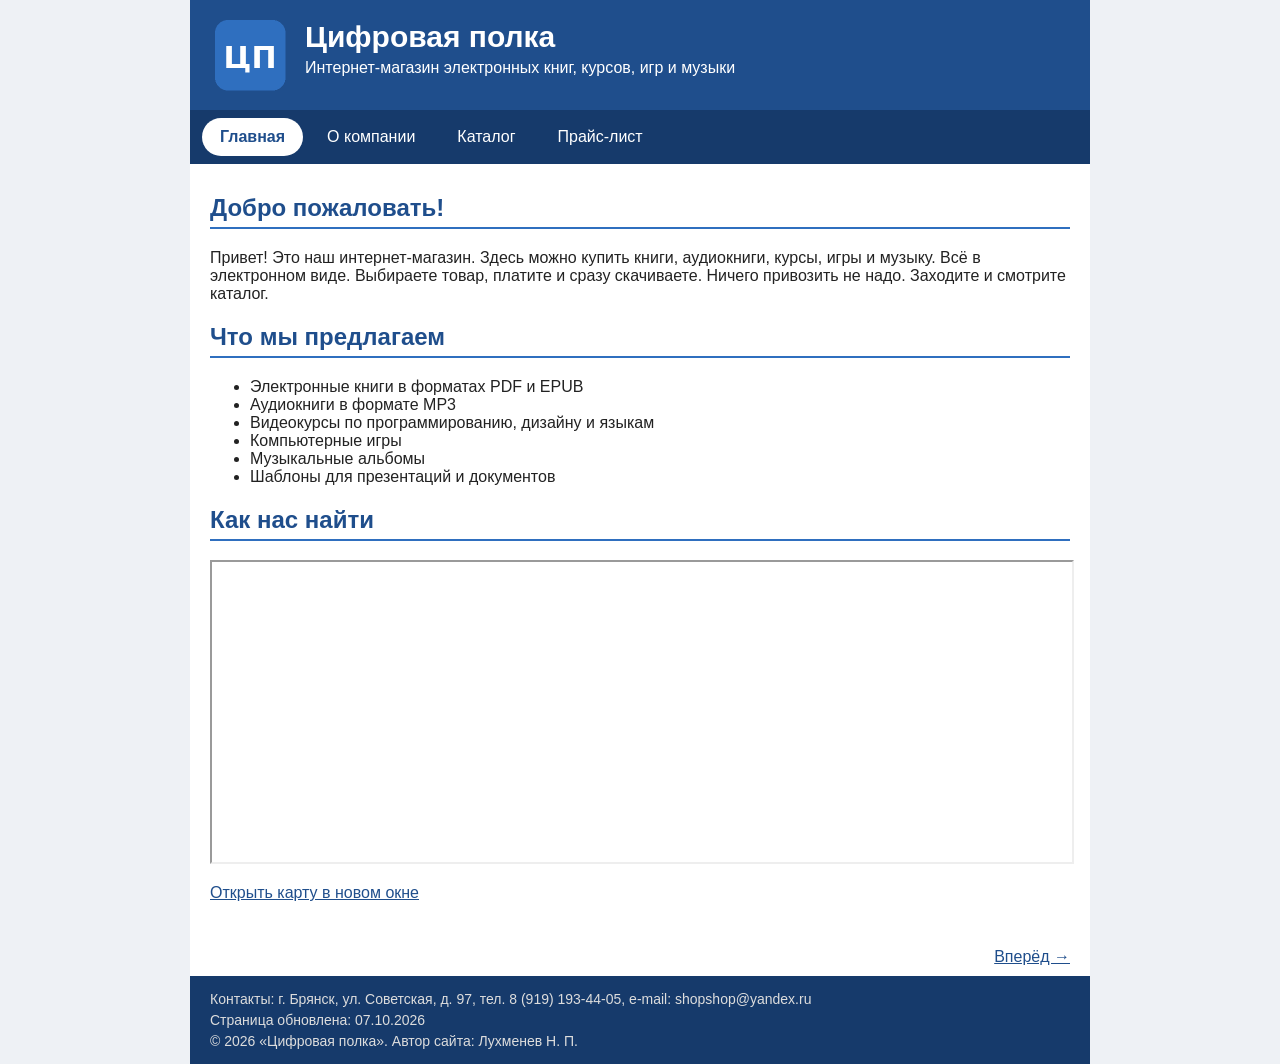
<file: index.html>
<!DOCTYPE html>
<html lang="ru">
	<head>
		<meta charset="UTF-8">
		<meta name="viewport" content="width=device-width, initial-scale=1">
		<title>Главная — Цифровая полка</title>
		<link rel="stylesheet" href="styles.css">
	</head>
	<body>
		<div id="page">
			<div id="header">
				<img class="logo" src="images/logo.png" alt="Логотип Цифровая полка" width="80" height="80">
				<h1>Цифровая полка</h1>
				<p>Интернет-магазин электронных книг, курсов, игр и музыки</p>
				<div class="clear"></div>
			</div>
			<div id="menu">
				<ul>
					<li><a href="index.html" class="current">Главная</a></li>
					<li><a href="about.html">О компании</a></li>
					<li><a href="catalog.html">Каталог</a></li>
					<li><a href="price.html">Прайс-лист</a></li>
				</ul>
			</div>
			<div id="content">
				<h2>Добро пожаловать!</h2>
				<p>Привет! Это наш интернет-магазин. Здесь можно купить книги, аудиокниги, курсы, игры и музыку. Всё в электронном виде. Выбираете товар, платите и сразу скачиваете. Ничего привозить не надо. Заходите и смотрите каталог.</p>
				<h2>Что мы предлагаем</h2>
				<ul>
					<li>Электронные книги в форматах PDF и EPUB</li>
					<li>Аудиокниги в формате MP3</li>
					<li>Видеокурсы по программированию, дизайну и языкам</li>
					<li>Компьютерные игры</li>
					<li>Музыкальные альбомы</li>
					<li>Шаблоны для презентаций и документов</li>
				</ul>
				<h2>Как нас найти</h2>
				<iframe src="https://yandex.ru/map-widget/v1/?mode=search&amp;text=%D0%91%D1%80%D1%8F%D0%BD%D1%81%D0%BA%2C%20%D0%A1%D0%BE%D0%B2%D0%B5%D1%82%D1%81%D0%BA%D0%B0%D1%8F%20%D1%83%D0%BB%D0%B8%D1%86%D0%B0%2C%2097&amp;z=16" width="100%" height="300" title="Карта проезда"></iframe>
				<p><a href="https://yandex.ru/maps/?text=%D0%91%D1%80%D1%8F%D0%BD%D1%81%D0%BA%2C%20%D0%A1%D0%BE%D0%B2%D0%B5%D1%82%D1%81%D0%BA%D0%B0%D1%8F%20%D1%83%D0%BB%D0%B8%D1%86%D0%B0%2C%2097" target="_blank">Открыть карту в новом окне</a></p>
				<div class="clear"></div>
			</div>
			<div class="pager"><a href="about.html">Вперёд &rarr;</a></div>
			<div id="footer">
				<p>Контакты: г. Брянск, ул. Советская, д. 97, тел. 8 (919) 193-44-05, e-mail: shopshop@yandex.ru</p>
				<p>Страница обновлена: 07.10.2026</p>
				<p>&copy; 2026 «Цифровая полка». Автор сайта: Лухменев Н. П.</p>
			</div>
		</div>
	</body>
</html>
</file>
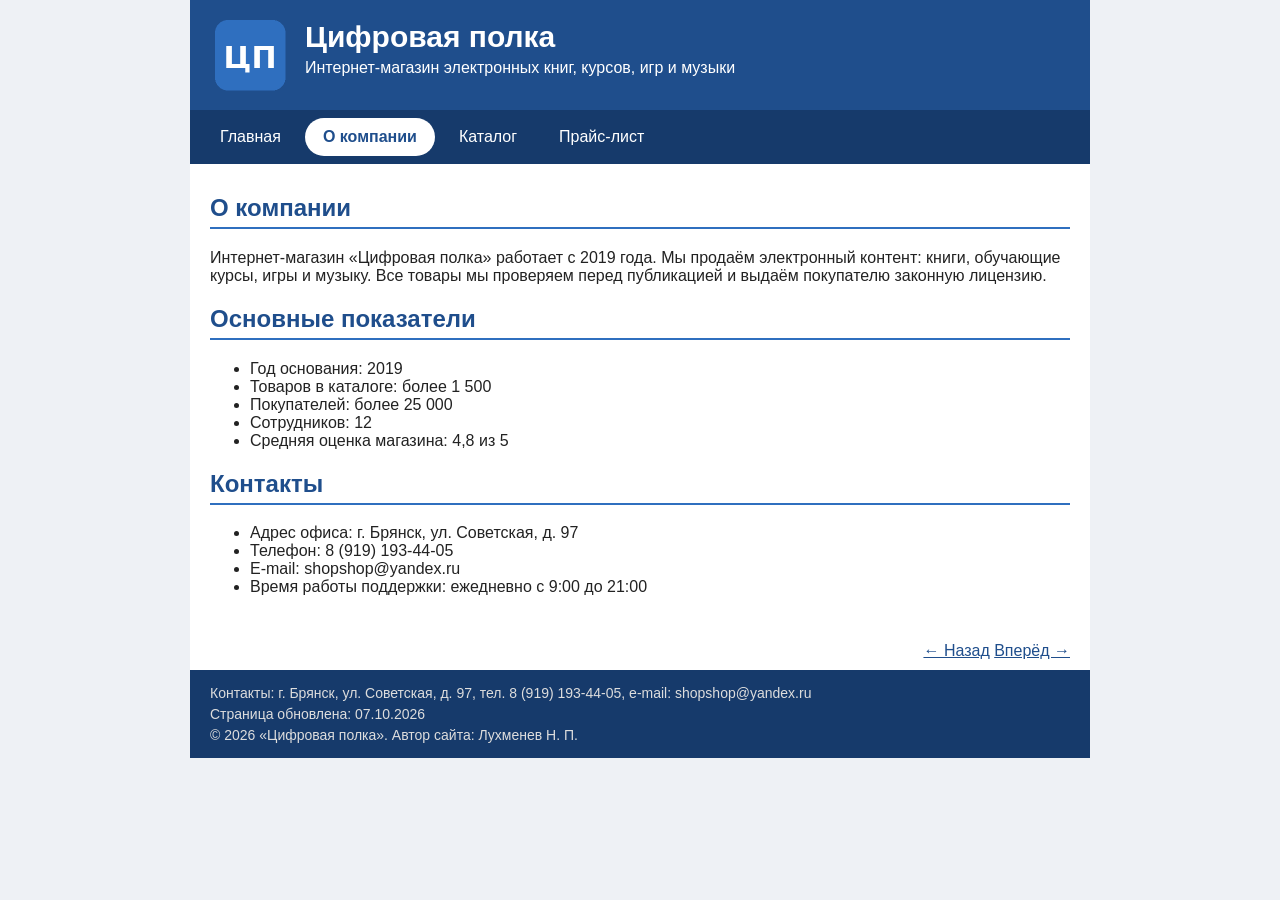
<file: about.html>
<!DOCTYPE html>
<html lang="ru">
	<head>
		<meta charset="UTF-8">
		<meta name="viewport" content="width=device-width, initial-scale=1">
		<title>О компании — Цифровая полка</title>
		<link rel="stylesheet" href="styles.css">
	</head>
	<body>
		<div id="page">
			<div id="header">
				<img class="logo" src="images/logo.png" alt="Логотип Цифровая полка" width="80" height="80">
				<h1>Цифровая полка</h1>
				<p>Интернет-магазин электронных книг, курсов, игр и музыки</p>
				<div class="clear"></div>
			</div>
			<div id="menu">
				<ul>
					<li><a href="index.html">Главная</a></li>
					<li><a href="about.html" class="current">О компании</a></li>
					<li><a href="catalog.html">Каталог</a></li>
					<li><a href="price.html">Прайс-лист</a></li>
				</ul>
			</div>
			<div id="content">
				<h2>О компании</h2>
				<p>Интернет-магазин «Цифровая полка» работает с 2019 года. Мы продаём электронный
					контент: книги, обучающие курсы, игры и музыку. Все товары мы проверяем перед
					публикацией и выдаём покупателю законную лицензию.</p>
				<h2>Основные показатели</h2>
				<ul>
					<li>Год основания: 2019</li>
					<li>Товаров в каталоге: более 1 500</li>
					<li>Покупателей: более 25 000</li>
					<li>Сотрудников: 12</li>
					<li>Средняя оценка магазина: 4,8 из 5</li>
				</ul>
				<h2>Контакты</h2>
				<ul>
					<li>Адрес офиса: г. Брянск, ул. Советская, д. 97</li>
					<li>Телефон: 8 (919) 193-44-05</li>
					<li>E-mail: shopshop@yandex.ru</li>
					<li>Время работы поддержки: ежедневно с 9:00 до 21:00</li>
				</ul>
				<div class="clear"></div>
			</div>
			<div class="pager"><a href="index.html">&larr; Назад</a> <a href="catalog.html">Вперёд &rarr;</a></div>
			<div id="footer">
				<p>Контакты: г. Брянск, ул. Советская, д. 97, тел. 8 (919) 193-44-05, e-mail: shopshop@yandex.ru</p>
				<p>Страница обновлена: 07.10.2026</p>
				<p>&copy; 2026 «Цифровая полка». Автор сайта: Лухменев Н. П.</p>
			</div>
		</div>
	</body>
</html>
</file>
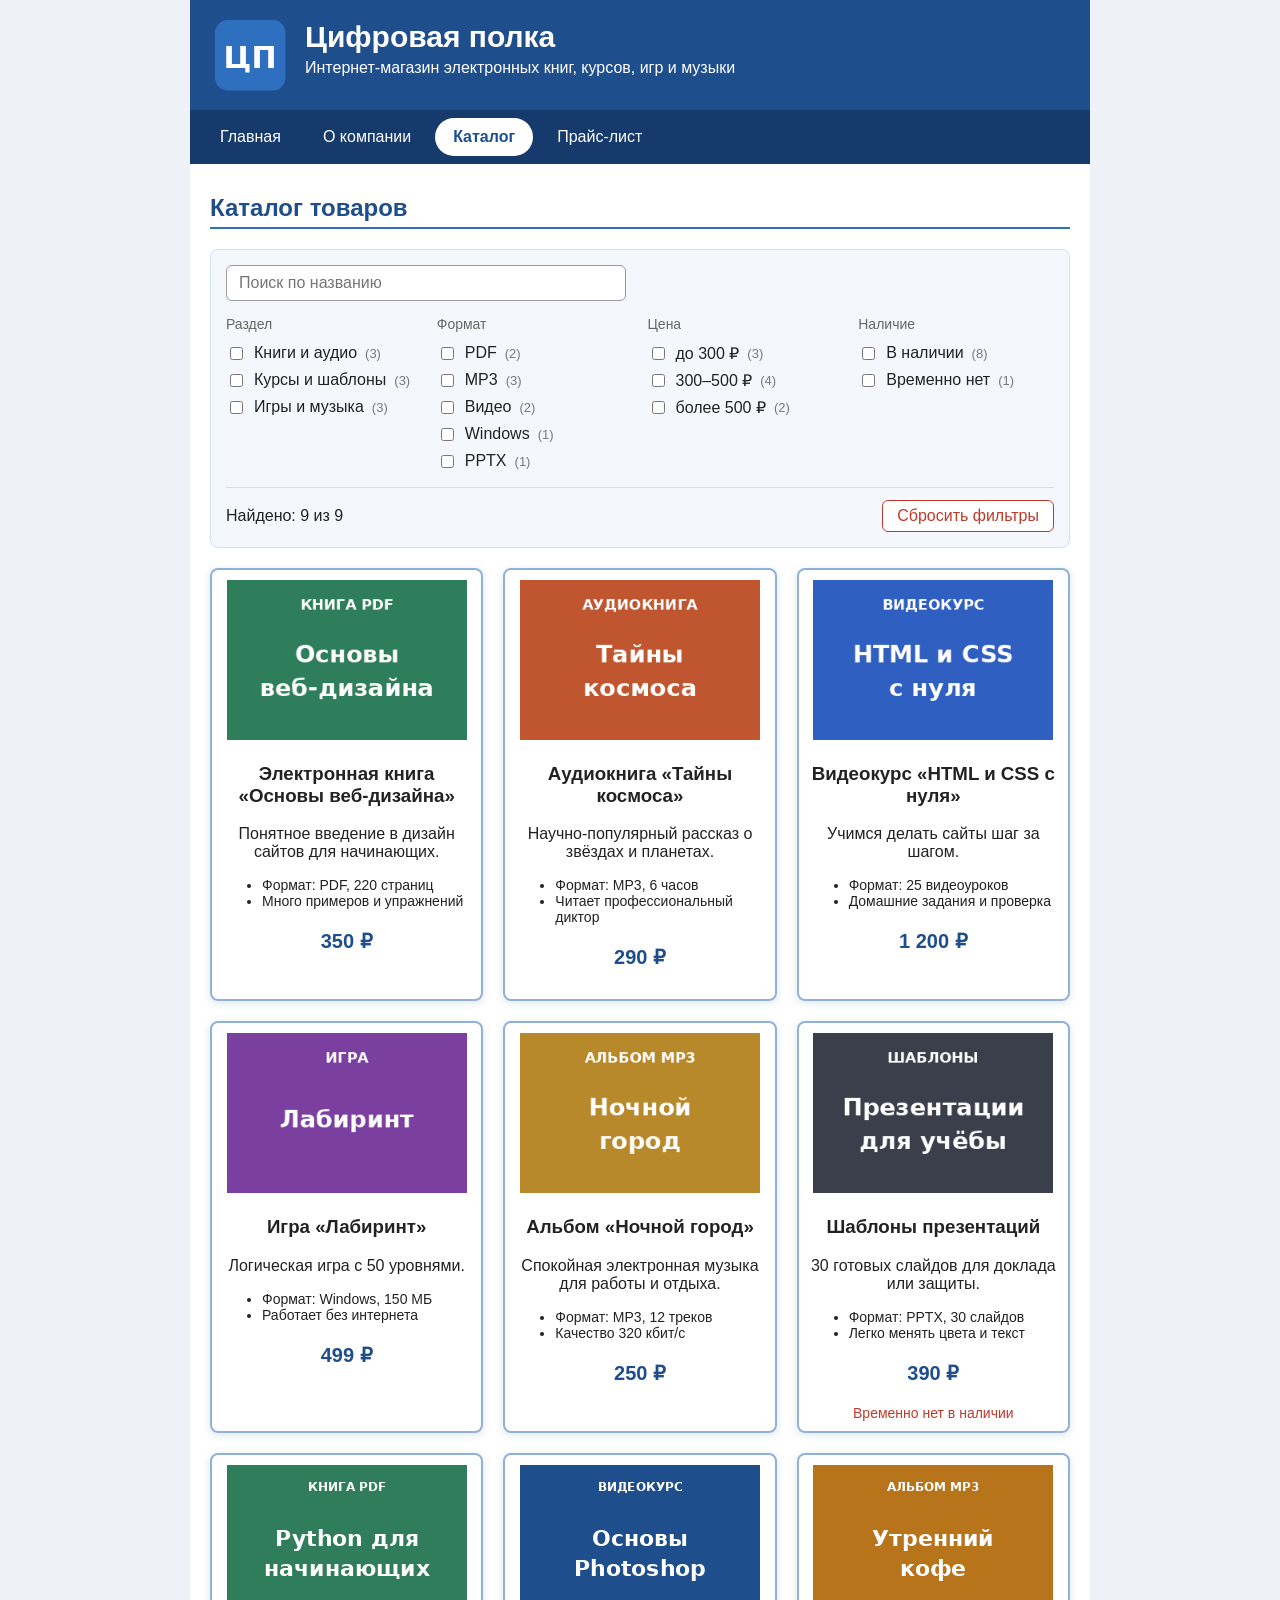
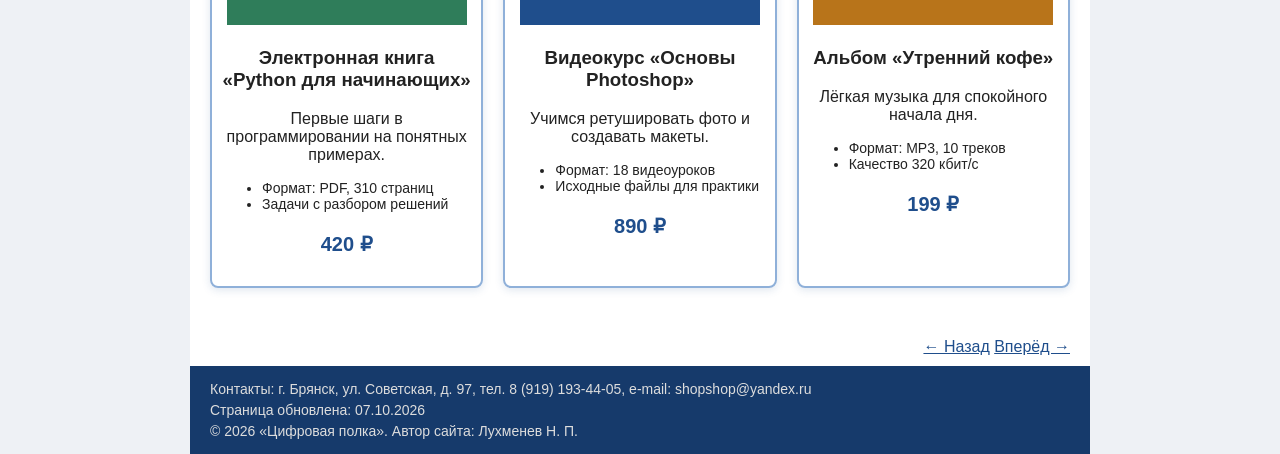
<file: catalog.html>
<!DOCTYPE html>
<html lang="ru">
	<head>
		<meta charset="UTF-8">
		<meta name="viewport" content="width=device-width, initial-scale=1">
		<title>Каталог — Цифровая полка</title>
		<link rel="stylesheet" href="styles.css">
	</head>
	<body>
		<div id="page">
			<div id="header">
				<img class="logo" src="images/logo.png" alt="Логотип Цифровая полка" width="80" height="80">
				<h1>Цифровая полка</h1>
				<p>Интернет-магазин электронных книг, курсов, игр и музыки</p>
				<div class="clear"></div>
			</div>
			<div id="menu">
				<ul>
					<li><a href="index.html">Главная</a></li>
					<li><a href="about.html">О компании</a></li>
					<li><a href="catalog.html" class="current">Каталог</a></li>
					<li><a href="price.html">Прайс-лист</a></li>
				</ul>
			</div>
			<div id="content">
				<h2>Каталог товаров</h2>
				<div class="filter-panel">
					<input type="text" id="search" placeholder="Поиск по названию" aria-label="Поиск по названию">
					<div id="filters"></div>
					<div class="filter-footer">
						<span id="found">Найдено: 0 из 0</span>
						<button type="button" id="reset" class="reset-btn">Сбросить фильтры</button>
					</div>
				</div>
				<div id="products" class="products"></div>
				<p id="empty" class="empty hide">Ничего не найдено</p>
				<noscript><p>Для работы каталога включите JavaScript.</p></noscript>
				<div class="clear"></div>
			</div>
			<div class="pager"><a href="about.html">&larr; Назад</a> <a href="price.html">Вперёд &rarr;</a></div>
			<div id="footer">
				<p>Контакты: г. Брянск, ул. Советская, д. 97, тел. 8 (919) 193-44-05, e-mail: shopshop@yandex.ru</p>
				<p>Страница обновлена: 07.10.2026</p>
				<p>&copy; 2026 «Цифровая полка». Автор сайта: Лухменев Н. П.</p>
			</div>
		</div>
		<script src="js/products.js"></script>
		<script src="js/script.js"></script>
	</body>
</html>
</file>
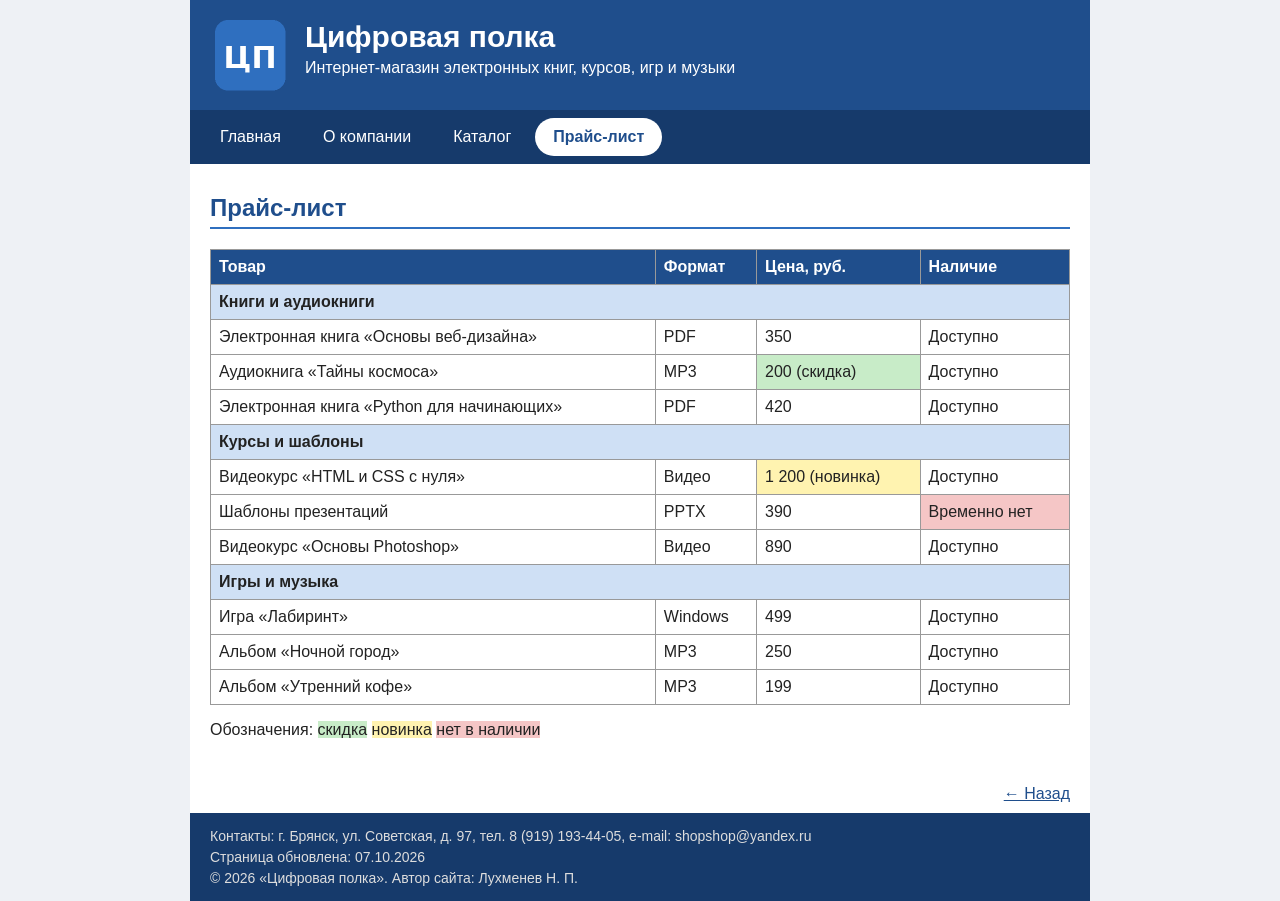
<file: price.html>
<!DOCTYPE html>
<html lang="ru">
	<head>
		<meta charset="UTF-8">
		<meta name="viewport" content="width=device-width, initial-scale=1">
		<title>Прайс-лист — Цифровая полка</title>
		<link rel="stylesheet" href="styles.css">
	</head>
	<body>
		<div id="page">
			<div id="header">
				<img class="logo" src="images/logo.png" alt="Логотип Цифровая полка" width="80" height="80">
				<h1>Цифровая полка</h1>
				<p>Интернет-магазин электронных книг, курсов, игр и музыки</p>
				<div class="clear"></div>
			</div>
			<div id="menu">
				<ul>
					<li><a href="index.html">Главная</a></li>
					<li><a href="about.html">О компании</a></li>
					<li><a href="catalog.html">Каталог</a></li>
					<li><a href="price.html" class="current">Прайс-лист</a></li>
				</ul>
			</div>
			<div id="content">
				<h2>Прайс-лист</h2>
				<table>
					<tr>
						<th>Товар</th>
						<th>Формат</th>
						<th>Цена, руб.</th>
						<th>Наличие</th>
					</tr>
					<tr><td class="category" colspan="4">Книги и аудиокниги</td></tr>
					<tr><td>Электронная книга «Основы веб-дизайна»</td><td>PDF</td><td>350</td><td>Доступно</td></tr>
					<tr><td>Аудиокнига «Тайны космоса»</td><td>MP3</td><td class="sale">200 (скидка)</td><td>Доступно</td></tr>
					<tr><td>Электронная книга «Python для начинающих»</td><td>PDF</td><td>420</td><td>Доступно</td></tr>
					<tr><td class="category" colspan="4">Курсы и шаблоны</td></tr>
					<tr><td>Видеокурс «HTML и CSS с нуля»</td><td>Видео</td><td class="new">1 200 (новинка)</td><td>Доступно</td></tr>
					<tr><td>Шаблоны презентаций</td><td>PPTX</td><td>390</td><td class="soldout">Временно нет</td></tr>
					<tr><td>Видеокурс «Основы Photoshop»</td><td>Видео</td><td>890</td><td>Доступно</td></tr>
					<tr><td class="category" colspan="4">Игры и музыка</td></tr>
					<tr><td>Игра «Лабиринт»</td><td>Windows</td><td>499</td><td>Доступно</td></tr>
					<tr><td>Альбом «Ночной город»</td><td>MP3</td><td>250</td><td>Доступно</td></tr>
					<tr><td>Альбом «Утренний кофе»</td><td>MP3</td><td>199</td><td>Доступно</td></tr>
				</table>
				<p>Обозначения:
					<span class="sale">скидка</span>
					<span class="new">новинка</span>
					<span class="soldout">нет в наличии</span>
				</p>
				<div class="clear"></div>
			</div>
			<div class="pager"><a href="catalog.html">&larr; Назад</a></div>
			<div id="footer">
				<p>Контакты: г. Брянск, ул. Советская, д. 97, тел. 8 (919) 193-44-05, e-mail: shopshop@yandex.ru</p>
				<p>Страница обновлена: 07.10.2026</p>
				<p>&copy; 2026 «Цифровая полка». Автор сайта: Лухменев Н. П.</p>
			</div>
		</div>
	</body>
</html>
</file>
<file: styles.css>
/* Общие настройки страницы */
body {
	font-family: Arial, sans-serif;
	font-size: 16px;
	color: #222;
	background: #eef1f5;
	margin: 0;
}

#page {
	max-width: 900px;
	margin: 0 auto;
	background: #ffffff;
}

.clear {
	clear: both;
}

/* Шапка с логотипом */
#header {
	background: #1f4e8c;
	color: #ffffff;
	padding: 15px 20px;
}

#header .logo {
	float: left;
	margin-right: 15px;
}

#header h1 {
	margin: 5px 0;
	font-size: 30px;
}

#header p {
	margin: 0;
}

/* Меню */
#menu {
	background: #163a6b;
	padding: 8px 12px;
}

#menu ul {
	list-style: none;
	margin: 0;
	padding: 0;
	display: flex;
	flex-wrap: wrap;
	gap: 6px;
}

#menu a:link, #menu a:visited {
	display: block;
	padding: 10px 18px;
	color: #ffffff;
	text-decoration: none;
	border-radius: 20px;
	transition: background 0.2s;
}

#menu a:hover {
	background: #2f6fbf;
}

#menu a:active {
	background: #1f4e8c;
}

#menu a.current {
	background: #ffffff;
	color: #1f4e8c;
	font-weight: bold;
}

/* Основное содержимое */
#content {
	padding: 10px 20px 20px 20px;
}

h2 {
	color: #1f4e8c;
	border-bottom: 2px solid #2f6fbf;
	padding-bottom: 5px;
}

/* Фильтр каталога */
.filter-panel {
	margin-bottom: 20px;
	padding: 15px;
	background: #f4f8fd;
	border: 1px solid #cfe0f5;
	border-radius: 8px;
}

.filter-panel input[type="text"] {
	box-sizing: border-box;
	width: 100%;
	max-width: 400px;
	margin-bottom: 15px;
	padding: 8px 12px;
	border: 1px solid #999999;
	border-radius: 6px;
	font: inherit;
}

#filters {
	display: grid;
	grid-template-columns: repeat(auto-fit, minmax(140px, 1fr));
	gap: 15px;
}

.filter-group h3 {
	margin: 0 0 8px 0;
	font-size: 14px;
	color: #666666;
	font-weight: normal;
}

.filter-group label {
	display: flex;
	align-items: center;
	gap: 8px;
	padding: 4px 0;
	cursor: pointer;
}

.filter-group input {
	accent-color: #1f4e8c;
}

.filter-group .count {
	font-size: 13px;
	color: #777777;
}

.filter-group label.disabled {
	color: #aaaaaa;
	cursor: default;
}

.filter-footer {
	display: flex;
	flex-wrap: wrap;
	justify-content: space-between;
	align-items: center;
	gap: 10px;
	margin-top: 12px;
	padding-top: 12px;
	border-top: 1px solid #cfe0f5;
}

.reset-btn {
	font: inherit;
	padding: 6px 14px;
	border: 1px solid #c0392b;
	border-radius: 6px;
	background: #ffffff;
	color: #c0392b;
	cursor: pointer;
}

.reset-btn:hover {
	background: #fdeaea;
}

.hide {
	display: none;
}

.empty {
	color: #666666;
}

.stock {
	margin: 0;
	color: #c0392b;
	font-size: 14px;
}

/* Карточки товаров в каталоге: сетка, карточки всегда ровные */
.products {
	display: grid;
	grid-template-columns: repeat(auto-fill, minmax(240px, 1fr));
	gap: 20px;
	margin-bottom: 20px;
}

.product {
	box-sizing: border-box;
	padding: 10px;
	border: 2px solid #8fb0d9;
	border-radius: 8px;
	box-shadow: 0 2px 8px rgba(31, 78, 140, 0.15);
	text-align: center;
}

.product img {
	max-width: 100%;
	height: auto;
}

.product ul {
	text-align: left;
	font-size: 14px;
}

.price {
	font-size: 20px;
	font-weight: bold;
	color: #1f4e8c;
}

/* Таблица прайс-листа */
table {
	border-collapse: collapse;
	width: 100%;
}

th, td {
	border: 1px solid #999999;
	padding: 8px;
	text-align: left;
}

th {
	background: #1f4e8c;
	color: #ffffff;
}

.category {
	background: #cfe0f5;
	font-weight: bold;
}

.sale {
	background: #c8ecc8;
}

.new {
	background: #fff3b0;
}

.soldout {
	background: #f5c6c6;
}

/* Кнопки "Назад" и "Вперёд" */
.pager {
	padding: 10px 20px;
	text-align: right;
}

.pager a:link, .pager a:visited {
	color: #1f4e8c;
}

.pager a:hover {
	text-decoration: none;
	color: #2f6fbf;
}

/* Ссылки в тексте */
#content a:link {
	color: #1f4e8c;
	text-decoration: underline;
}

#content a:visited {
	color: #6b3fa0;
}

#content a:hover {
	color: #2f6fbf;
	text-decoration: none;
}

#content a:active {
	color: #c0392b;
}

/* Подвал */
#footer {
	background: #163a6b;
	color: #dddddd;
	padding: 10px 20px;
	font-size: 14px;
}

#footer p {
	margin: 5px 0;
}

/* Адаптация под телефон: правила работают на экранах до 600px */
@media (max-width: 600px) {
	#header {
		padding: 10px;
	}

	#header h1 {
		font-size: 24px;
	}

	#menu ul {
		display: grid;
		grid-template-columns: 1fr 1fr;
	}

	#menu a:link, #menu a:visited {
		text-align: center;
		padding: 10px;
	}

	#content {
		padding: 10px;
	}

	th, td {
		padding: 5px;
		font-size: 14px;
	}

	.pager {
		text-align: center;
	}
}

/* Версия для печати (Ctrl+P) */
@page {
	margin: 15mm;
}

@media print {
	body {
		background: #ffffff;
		color: #000000;
		font-size: 12pt;
	}

	#page {
		max-width: none;
	}

	#header {
		background: none;
		color: #000000;
		padding: 0 0 10px 0;
		border-bottom: 2px solid #000000;
	}

	/* то, что на бумаге не нужно */
	#menu, .pager, .filter-panel, iframe, #content a[target="_blank"] {
		display: none;
	}

	#content {
		padding: 0;
	}

	h2 {
		color: #000000;
		border-bottom: 1px solid #000000;
	}

	.products {
		grid-template-columns: repeat(2, 1fr);
	}

	.product {
		border: 1px solid #000000;
		box-shadow: none;
		break-inside: avoid;
	}

	.price {
		color: #000000;
	}

	th {
		background: #eeeeee;
		color: #000000;
	}

	.category {
		background: #eeeeee;
	}

	.sale, .new, .soldout {
		-webkit-print-color-adjust: exact;
		print-color-adjust: exact;
	}

	tr {
		break-inside: avoid;
	}

	#content a:link, #content a:visited {
		color: #000000;
	}

	#footer {
		background: none;
		color: #000000;
		padding: 10px 0 0 0;
		border-top: 1px solid #000000;
	}
}
</file>
